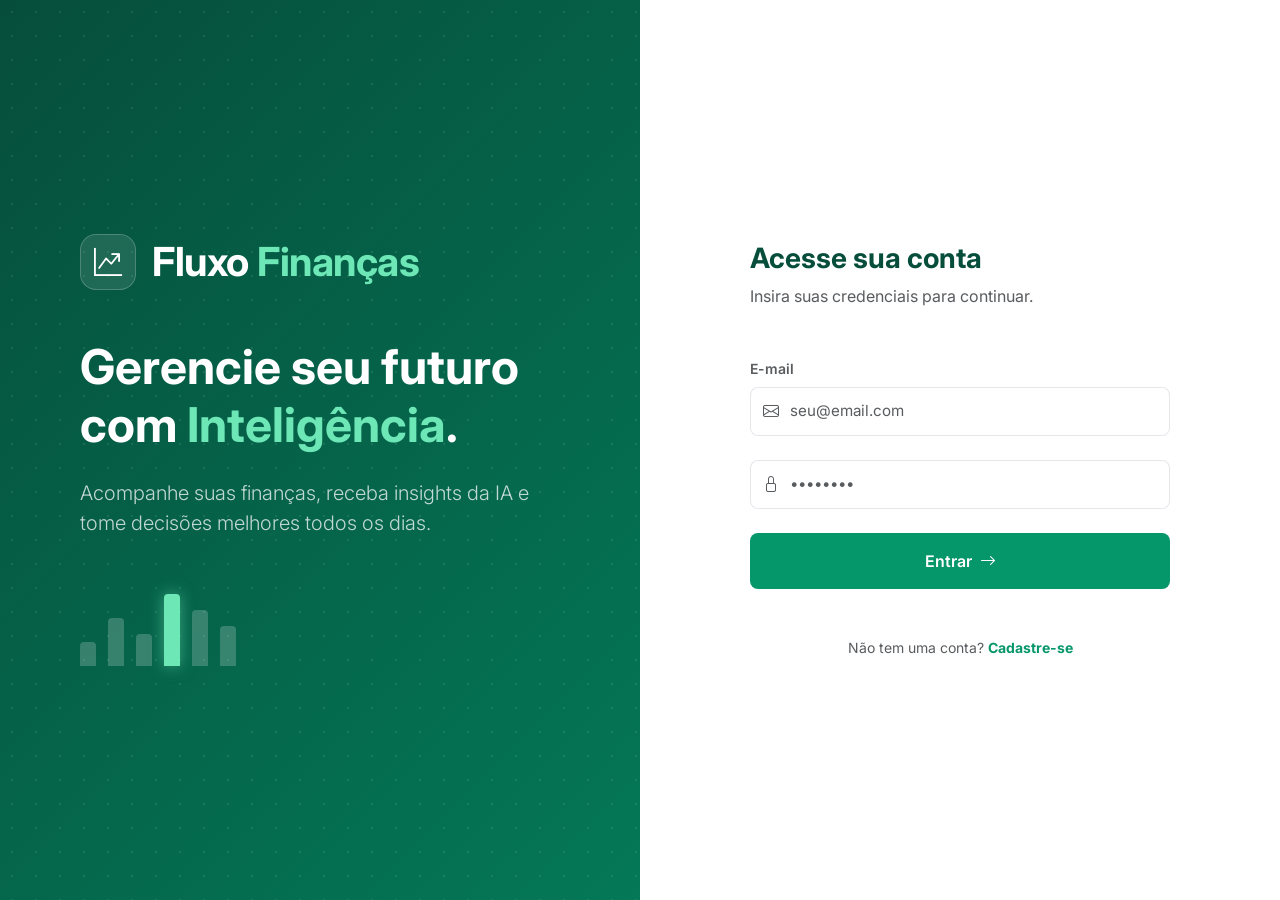
<file: app/views/index.html>
<!DOCTYPE html>
<html lang="pt-br">
<head>
    <meta charset="UTF-8">
    <meta name="viewport" content="width=device-width, initial-scale=1.0">
    <title>Fluxo Finanças - Login</title>
    
    <!-- Bootstrap 5 CSS -->
    <link href="https://cdn.jsdelivr.net/npm/bootstrap@5.3.0/dist/css/bootstrap.min.css" rel="stylesheet">
    <!-- Ícones Bootstrap -->
    <link rel="stylesheet" href="https://cdn.jsdelivr.net/npm/bootstrap-icons@1.10.5/font/bootstrap-icons.css">
    <!-- Nosso CSS -->
    <link rel="stylesheet" href="../assets/.css/index.css">
</head>
<body>

    <!-- Container Principal (Tela Cheia) -->
    <div class="login-container">
        
        <!-- LADO ESQUERDO: Design / Branding (Some no celular) -->
        <div class="side-panel d-none d-lg-flex">
            <!-- Padrão de fundo sutil -->
            <div class="side-panel-pattern"></div>
            
            <div class="side-panel-content">
                <!-- Logo -->
                <div class="d-flex align-items-center gap-3 mb-5">
                    <div class="logo-icon">
                        <i class="bi bi-graph-up-arrow"></i>
                    </div>
                    <h1 class="fw-bold mb-0 logo-text">Fluxo <span class="text-teal-300">Finanças</span></h1>
                </div>
                
                <!-- Texto de Efeito -->
                <h2 class="display-5 fw-bold mb-4">Gerencie seu futuro com <span class="text-teal-300">Inteligência</span>.</h2>
                <p class="lead opacity-75">Acompanhe suas finanças, receba insights da IA e tome decisões melhores todos os dias.</p>
                
                <!-- Mini Gráfico Decorativo -->
                <div class="mini-chart mt-5">
                    <div class="bar" style="height: 30%"></div>
                    <div class="bar" style="height: 60%"></div>
                    <div class="bar" style="height: 40%"></div>
                    <div class="bar active" style="height: 90%"></div>
                    <div class="bar" style="height: 70%"></div>
                    <div class="bar" style="height: 50%"></div>
                </div>
            </div>
        </div>

        <!-- LADO DIREITO: Formulário -->
        <div class="form-panel">
            <div class="form-wrapper">
                
                <!-- Logo Mobile (aparece só em telas pequenas) -->
                <div class="text-center mb-5 d-lg-none">
                    <h2 class="fw-bold text-teal-900 mb-1">Fluxo <span class="text-teal-500">Finanças</span></h2>
                </div>

                <div class="mb-5">
                    <h3 class="fw-bold text-teal-900 mb-2">Acesse sua conta</h3>
                    <p class="text-muted">Insira suas credenciais para continuar.</p>
                </div>

                <!-- Formulário -->
                <form>
                    <!-- Campo E-mail -->
                    <div class="mb-4">
                        <label for="email" class="form-label text-muted small fw-semibold">E-mail</label>
                        <div class="input-group">
                            <span class="input-group-text bg-transparent border-end-0 text-muted">
                                <i class="bi bi-envelope"></i>
                            </span>
                            <input type="email" class="form-control border-start-0 ps-0" id="email" placeholder="seu@email.com" required>
                        </div>
                    </div>

                    <!-- Campo Senha -->
                    <div class="mb-4">

                        <div class="input-group">
                            <span class="input-group-text bg-transparent border-end-0 text-muted">
                                <i class="bi bi-lock"></i>
                            </span>
                            <input type="password" class="form-control border-start-0 ps-0" id="password" placeholder="••••••••" required>
                        </div>
                    </div>

                <a href="dashboard.html" class="btn btn-teal-primary w-100 py-3 mb-4 d-flex justify-content-center align-items-center gap-2">
                    Entrar <i class="bi bi-arrow-right"></i>
                </a>



                   
                </form>

                <!-- Rodapé -->
                <div class="text-center mt-5">
                    <p class="text-muted small mb-0">Não tem uma conta? <a href="cadastro.html" class="text-teal-600 fw-bold text-decoration-none">Cadastre-se</a></p>
                </div>
            </div>
        </div>
    </div>

    <!-- Bootstrap JS -->
    <script src="https://cdn.jsdelivr.net/npm/bootstrap@5.3.0/dist/js/bootstrap.bundle.min.js"></script>
</body>
</html>
</file>
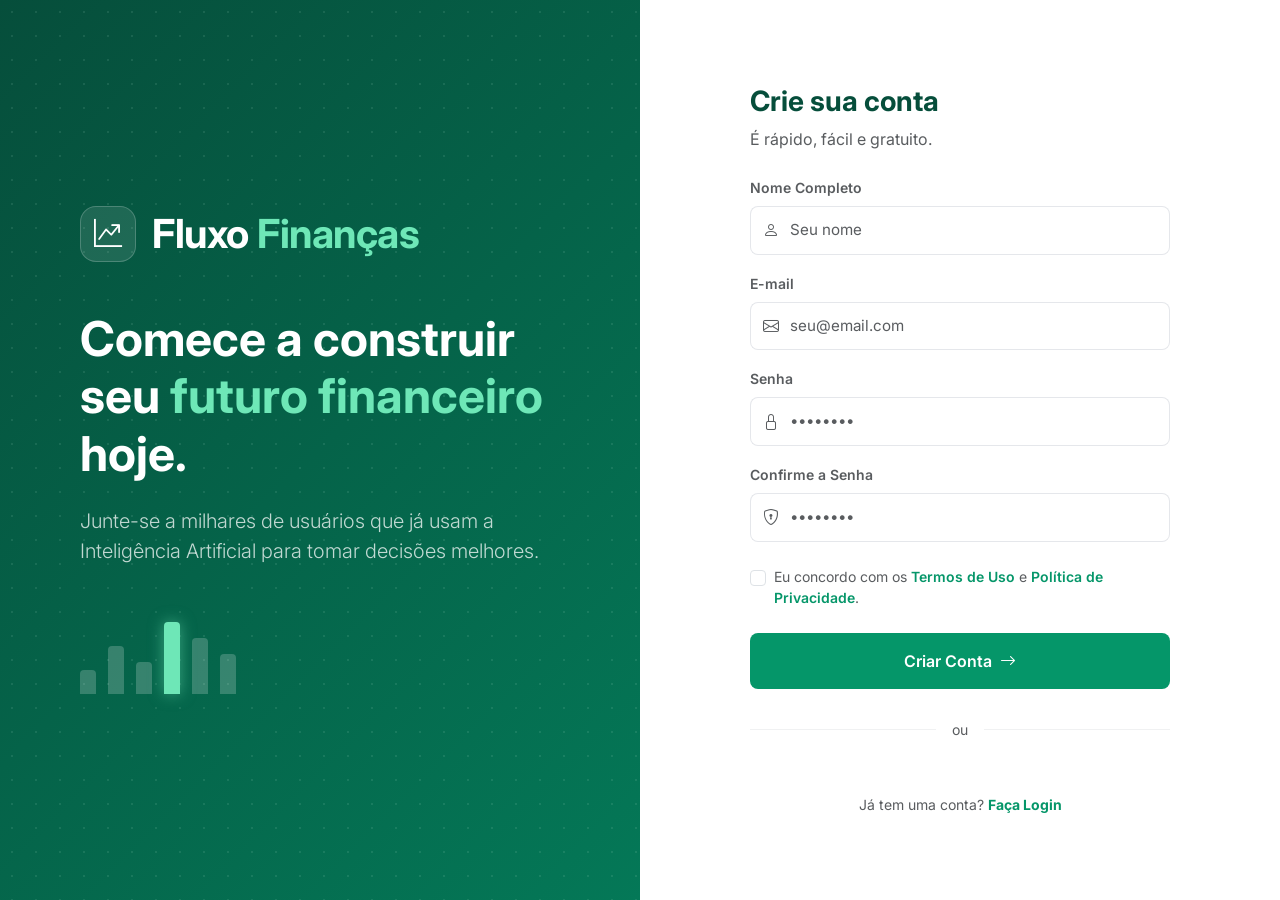
<file: app/views/cadastro.html>
<!DOCTYPE html>
<html lang="pt-br">
<head>
    <meta charset="UTF-8">
    <meta name="viewport" content="width=device-width, initial-scale=1.0">
    <title>Fluxo Finanças - Criar Conta</title>
    
    <!-- Bootstrap 5 CSS -->
    <link href="https://cdn.jsdelivr.net/npm/bootstrap@5.3.0/dist/css/bootstrap.min.css" rel="stylesheet">
    <!-- Ícones Bootstrap -->
    <link rel="stylesheet" href="https://cdn.jsdelivr.net/npm/bootstrap-icons@1.10.5/font/bootstrap-icons.css">
    <!-- Nosso CSS (Reaproveitando o mesmo estilo) -->
    <link rel="stylesheet" href="../assets/.css/index.css">
</head>
<body>

    <!-- Container Principal (Tela Cheia) -->
    <div class="login-container">
        
        <!-- LADO ESQUERDO: Design / Branding (Some no celular) -->
        <div class="side-panel d-none d-lg-flex">
            <div class="side-panel-pattern"></div>
            
            <div class="side-panel-content">
                <!-- Logo -->
                <div class="d-flex align-items-center gap-3 mb-5">
                    <div class="logo-icon">
                        <i class="bi bi-graph-up-arrow"></i>
                    </div>
                    <h1 class="fw-bold mb-0 logo-text">Fluxo <span class="text-teal-300">Finanças</span></h1>
                </div>
                
                <!-- Texto de Efeito -->
                <h2 class="display-5 fw-bold mb-4">Comece a construir seu <span class="text-teal-300">futuro financeiro</span> hoje.</h2>
                <p class="lead opacity-75">Junte-se a milhares de usuários que já usam a Inteligência Artificial para tomar decisões melhores.</p>
                
                <!-- Mini Gráfico Decorativo -->
                <div class="mini-chart mt-5">
                    <div class="bar" style="height: 30%"></div>
                    <div class="bar" style="height: 60%"></div>
                    <div class="bar" style="height: 40%"></div>
                    <div class="bar active" style="height: 90%"></div>
                    <div class="bar" style="height: 70%"></div>
                    <div class="bar" style="height: 50%"></div>
                </div>
            </div>
        </div>

        <!-- LADO DIREITO: Formulário -->
        <div class="form-panel">
            <div class="form-wrapper">
                
                <!-- Logo Mobile -->
                <div class="text-center mb-5 d-lg-none">
                    <h2 class="fw-bold text-teal-900 mb-1">Fluxo <span class="text-teal-500">Finanças</span></h2>
                </div>

                <div class="mb-4">
                    <h3 class="fw-bold text-teal-900 mb-2">Crie sua conta</h3>
                    <p class="text-muted">É rápido, fácil e gratuito.</p>
                </div>

                <!-- Formulário de Cadastro -->
                <form>
                    <!-- Campo Nome -->
                    <div class="mb-3">
                        <label for="name" class="form-label text-muted small fw-semibold">Nome Completo</label>
                        <div class="input-group">
                            <span class="input-group-text bg-transparent border-end-0 text-muted">
                                <i class="bi bi-person"></i>
                            </span>
                            <input type="text" class="form-control border-start-0 ps-0" id="name" placeholder="Seu nome" required>
                        </div>
                    </div>

                    <!-- Campo E-mail -->
                    <div class="mb-3">
                        <label for="email" class="form-label text-muted small fw-semibold">E-mail</label>
                        <div class="input-group">
                            <span class="input-group-text bg-transparent border-end-0 text-muted">
                                <i class="bi bi-envelope"></i>
                            </span>
                            <input type="email" class="form-control border-start-0 ps-0" id="email" placeholder="seu@email.com" required>
                        </div>
                    </div>

                    <!-- Campo Senha -->
                    <div class="mb-3">
                        <label for="password" class="form-label text-muted small fw-semibold">Senha</label>
                        <div class="input-group">
                            <span class="input-group-text bg-transparent border-end-0 text-muted">
                                <i class="bi bi-lock"></i>
                            </span>
                            <input type="password" class="form-control border-start-0 ps-0" id="password" placeholder="••••••••" required>
                        </div>
                    </div>

                    <!-- Campo Confirmar Senha -->
                    <div class="mb-4">
                        <label for="confirm-password" class="form-label text-muted small fw-semibold">Confirme a Senha</label>
                        <div class="input-group">
                            <span class="input-group-text bg-transparent border-end-0 text-muted">
                                <i class="bi bi-shield-lock"></i>
                            </span>
                            <input type="password" class="form-control border-start-0 ps-0" id="confirm-password" placeholder="••••••••" required>
                        </div>
                    </div>

                    <!-- Termos de Uso -->
                    <div class="form-check mb-4">
                        <input class="form-check-input" type="checkbox" id="terms" required>
                        <label class="form-check-label text-muted small" for="terms">
                            Eu concordo com os <a href="#" class="text-teal-600 text-decoration-none fw-semibold">Termos de Uso</a> e <a href="#" class="text-teal-600 text-decoration-none fw-semibold">Política de Privacidade</a>.
                        </label>
                    </div>

                    <!-- Botão de Cadastro -->
                    <button type="submit" class="btn btn-teal-primary w-100 py-3 mb-4 d-flex justify-content-center align-items-center gap-2">
                        Criar Conta <i class="bi bi-arrow-right"></i>
                    </button>

                    <!-- Divisor -->
                    <div class="d-flex align-items-center mb-4">
                        <hr class="flex-grow-1 border-secondary-subtle">
                        <span class="px-3 text-muted small">ou</span>
                        <hr class="flex-grow-1 border-secondary-subtle">
                    </div>
                </form>

                <!-- Rodapé -->
                <div class="text-center mt-5">
                    <p class="text-muted small mb-0">Já tem uma conta? <a href="index.html" class="text-teal-600 fw-bold text-decoration-none">Faça Login</a></p>
                </div>
            </div>
        </div>
    </div>

    <!-- Bootstrap JS -->
    <script src="https://cdn.jsdelivr.net/npm/bootstrap@5.3.0/dist/js/bootstrap.bundle.min.js"></script>
</body>
</html>
</file>
<file: app/assets/.css/index.css>
@import url('https://fonts.googleapis.com/css2?family=Inter:wght@300;400;600;700&display=swap');

:root {
    --teal-base: #20c997;
    --teal-100: #d1fae5;
    --teal-200: #a7f3d0;
    --teal-300: #6ee7b7;
    --teal-400: #34d399;
    --teal-500: #10b981;
    --teal-600: #059669;
    --teal-700: #047857;
    --teal-800: #065f46;
    --teal-900: #064e3b;
}

body {
    font-family: 'Inter', sans-serif;
    background-color: #ffffff;
}

/* --- Layout Principal (Split Screen) --- */
.login-container {
    display: flex;
    min-height: 100vh;
    width: 100%;
}

/* Lado Esquerdo (Design) */
.side-panel {
    width: 50%;
    background: linear-gradient(135deg, var(--teal-900), var(--teal-700));
    position: relative;
    overflow: hidden;
    padding: 4rem;
    color: white;
    display: flex;
    align-items: center;
    justify-content: center;
}

/* Padrão de bolinhas sutil */
.side-panel-pattern {
    position: absolute;
    top: 0;
    left: 0;
    width: 100%;
    height: 100%;
    opacity: 0.1;
    background-image: radial-gradient(var(--teal-100) 1px, transparent 1px);
    background-size: 24px 24px;
    z-index: 0;
}

.side-panel-content {
    position: relative;
    z-index: 1;
    max-width: 480px;
}

/* Ícone do Logo */
.logo-icon {
    width: 56px;
    height: 56px;
    background-color: rgba(255, 255, 255, 0.1);
    border: 1px solid rgba(255, 255, 255, 0.2);
    border-radius: 16px;
    display: flex;
    align-items: center;
    justify-content: center;
    font-size: 1.75rem;
    flex-shrink: 0;
}

.logo-text {
    letter-spacing: -0.5px;
}

/* Mini Gráfico Decorativo */
.mini-chart {
    display: flex;
    align-items: flex-end;
    gap: 12px;
    height: 80px;
}

.mini-chart .bar {
    width: 16px;
    background-color: rgba(255, 255, 255, 0.2);
    border-radius: 4px 4px 0 0;
    transition: all 0.3s;
}

.mini-chart .bar.active {
    background-color: var(--teal-300);
    box-shadow: 0 0 15px rgba(110, 231, 183, 0.5);
}

/* Lado Direito (Formulário) */
.form-panel {
    width: 50%;
    display: flex;
    align-items: center;
    justify-content: center;
    padding: 2rem;
    background-color: #ffffff;
}

.form-wrapper {
    width: 100%;
    max-width: 420px; /* Limita a largura do form para não esticar demais */
}

/* --- Estilos dos Inputs (Bootstrap Override) --- */
.form-control {
    background-color: transparent;
    border: 1px solid #e5e7eb;
    border-radius: 8px;
    padding: 0.75rem 1rem;
    font-size: 0.95rem;
    transition: all 0.2s;
}

.form-control:focus {
    background-color: white;
    border-color: var(--teal-500);
    box-shadow: 0 0 0 4px var(--teal-100);
}

.input-group-text {
    border: 1px solid #e5e7eb;
    border-right: none;
    border-radius: 8px 0 0 8px;
    background-color: transparent;
}

.input-group .form-control {
    border-left: none;
    border-radius: 0 8px 8px 0;
}

.input-group:focus-within .input-group-text {
    border-color: var(--teal-500);
}

/* --- Botões --- */
.btn-teal-primary {
    background-color: var(--teal-600);
    color: white;
    border: none;
    border-radius: 8px;
    font-weight: 600;
    transition: all 0.3s ease;
}

.btn-teal-primary:hover {
    background-color: var(--teal-700);
    transform: translateY(-2px);
    box-shadow: 0 4px 12px rgba(5, 150, 105, 0.3);
}

/* --- Cores Utilitárias --- */
.text-teal-300 { color: var(--teal-300) !important; }
.text-teal-500 { color: var(--teal-500) !important; }
.text-teal-600 { color: var(--teal-600) !important; }
.text-teal-900 { color: var(--teal-900) !important; }

/* --- Responsividade --- */
@media (max-width: 991.98px) {
    .side-panel {
        display: none !important;
    }
    
    .form-panel {
        width: 100%;
    }
    
    .form-wrapper {
        padding: 2rem 0; /* Dá um respiro em cima e embaixo */
    }
    
    .form-check-label {
    font-size: 0.85rem;
    line-height: 1.4;
}
}
</file>
